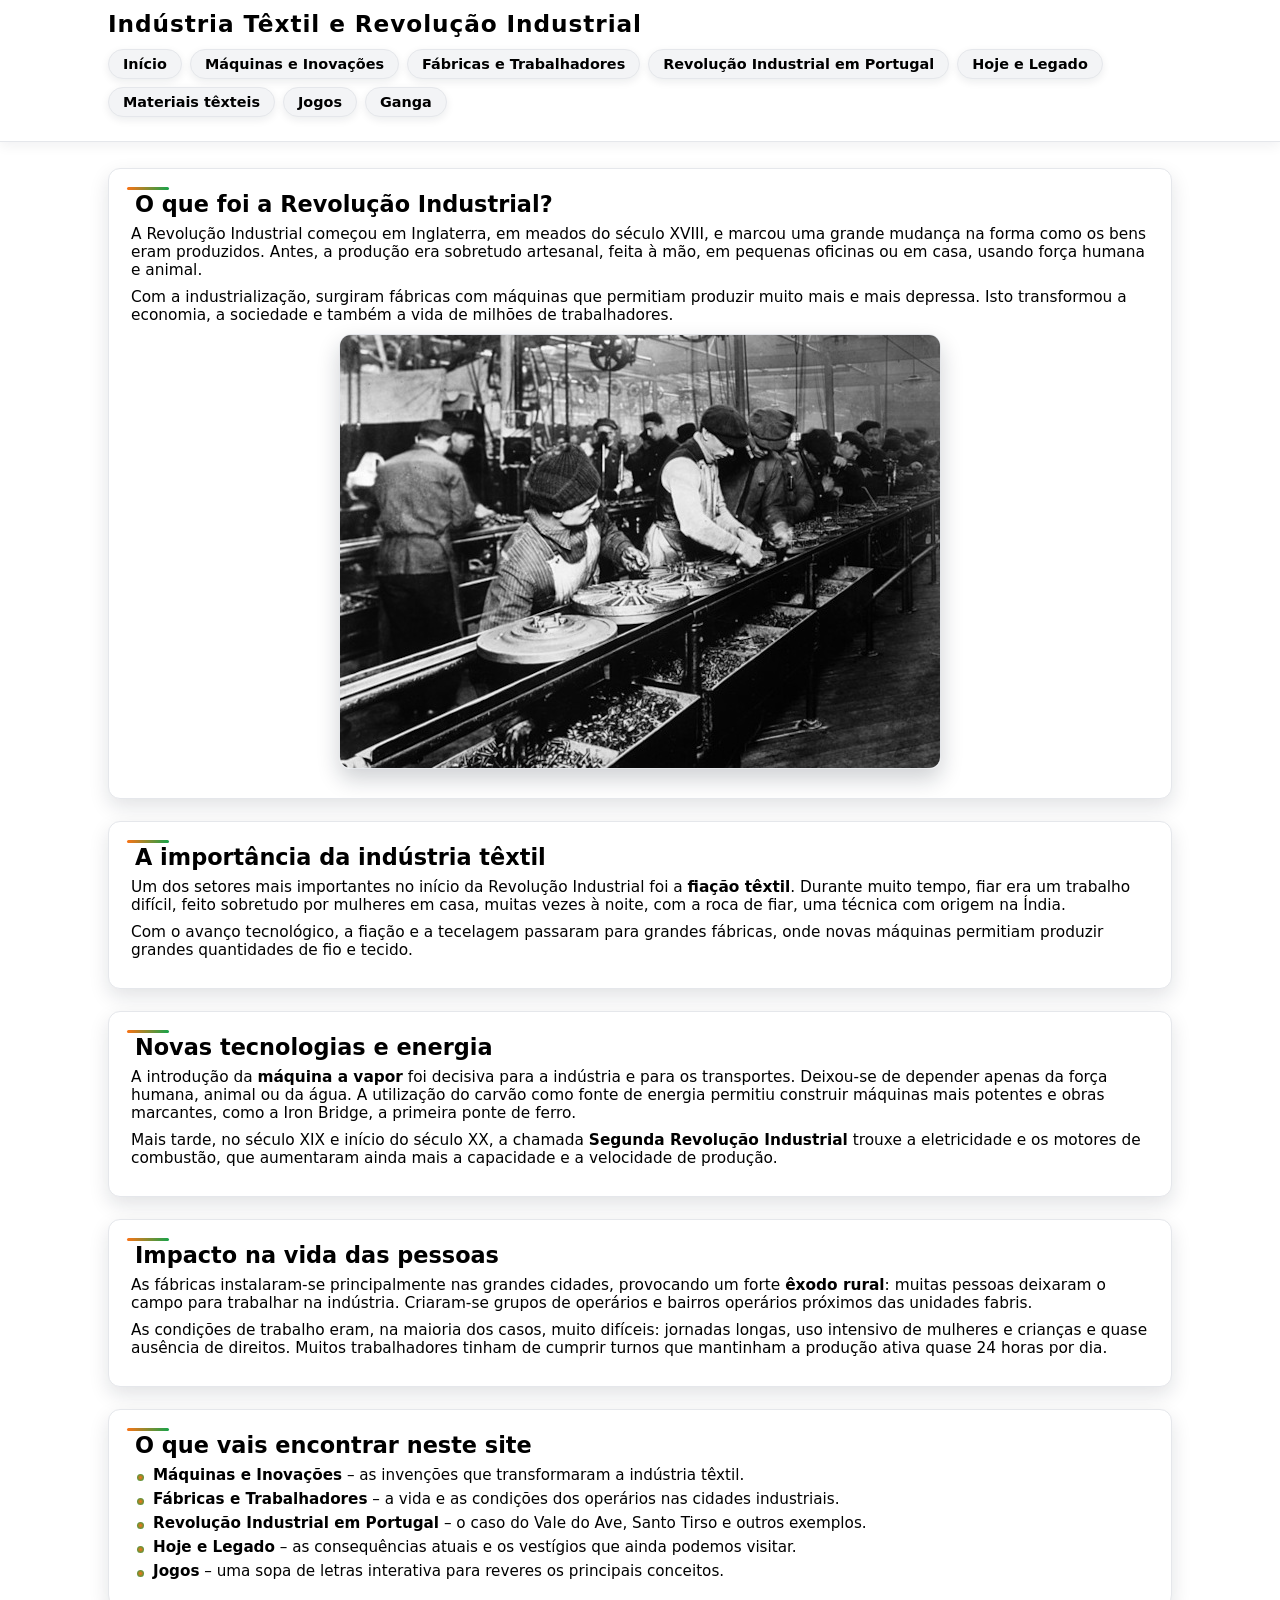
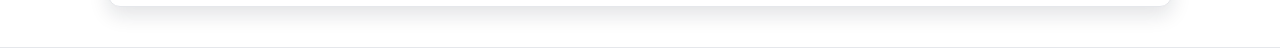
<file: index.html>
<!DOCTYPE html>
<html lang="pt">
<head>
  <meta charset="UTF-8">
  <title>Início – Revolução Industrial</title>
  <link rel="stylesheet" href="style.css">
</head>
<body>
<header>
  <h1>Indústria Têxtil e Revolução Industrial</h1>
  <nav>
    <a href="index.html">Início</a>
    <a href="maquinas.html">Máquinas e Inovações</a>
    <a href="fabricas.html">Fábricas e Trabalhadores</a>
    <a href="portugal.html">Revolução Industrial em Portugal</a>
    <a href="hoje.html">Hoje e Legado</a>
    <a href="materiais.html">Materiais têxteis</a>
    <a href="jogos.html">Jogos</a>
    <a href="ganga.html">Ganga</a>
  </nav>
</header>

<main>
  <section>
    <h2>O que foi a Revolução Industrial?</h2>
    <p>
      A Revolução Industrial começou em Inglaterra, em meados do século XVIII, e marcou uma grande
      mudança na forma como os bens eram produzidos. Antes, a produção era sobretudo artesanal,
      feita à mão, em pequenas oficinas ou em casa, usando força humana e animal.
    </p>
    <p>
      Com a industrialização, surgiram fábricas com máquinas que permitiam produzir muito mais e
      mais depressa. Isto transformou a economia, a sociedade e também a vida de milhões de
      trabalhadores.
    </p>
    
    <!-- IMAGEM POR BAIXO DA SECÇÃO "O que foi a Revolução Industrial?" -->
    <img src="revolucao.png" alt="Representação da Revolução Industrial">
    <p class="sub">
      
    </p>
  </section>

  <section>
    <h2>A importância da indústria têxtil</h2>
    <p>
      Um dos setores mais importantes no início da Revolução Industrial foi a <strong>fiação têxtil</strong>.
      Durante muito tempo, fiar era um trabalho difícil, feito sobretudo por mulheres em casa,
      muitas vezes à noite, com a roca de fiar, uma técnica com origem na Índia.
    </p>
    <p>
      Com o avanço tecnológico, a fiação e a tecelagem passaram para grandes fábricas, onde
      novas máquinas permitiam produzir grandes quantidades de fio e tecido.
    </p>
  </section>

  <section>
    <h2>Novas tecnologias e energia</h2>
    <p>
      A introdução da <strong>máquina a vapor</strong> foi decisiva para a indústria e para os transportes.
      Deixou-se de depender apenas da força humana, animal ou da água. A utilização do carvão
      como fonte de energia permitiu construir máquinas mais potentes e obras marcantes, como a
      Iron Bridge, a primeira ponte de ferro.
    </p>
    <p>
      Mais tarde, no século XIX e início do século XX, a chamada <strong>Segunda Revolução Industrial</strong>
      trouxe a eletricidade e os motores de combustão, que aumentaram ainda mais a capacidade
      e a velocidade de produção.
    </p>
  </section>

  <section>
    <h2>Impacto na vida das pessoas</h2>
    <p>
      As fábricas instalaram-se principalmente nas grandes cidades, provocando um forte <strong>êxodo
      rural</strong>: muitas pessoas deixaram o campo para trabalhar na indústria. Criaram-se grupos
      de operários e bairros operários próximos das unidades fabris.
    </p>
    <p>
      As condições de trabalho eram, na maioria dos casos, muito difíceis: jornadas longas,
      uso intensivo de mulheres e crianças e quase ausência de direitos. Muitos trabalhadores
      tinham de cumprir turnos que mantinham a produção ativa quase 24 horas por dia.
    </p>
  </section>

  <section>
    <h2>O que vais encontrar neste site</h2>
    <ul>
      <li><strong>Máquinas e Inovações</strong> – as invenções que transformaram a indústria têxtil.</li>
      <li><strong>Fábricas e Trabalhadores</strong> – a vida e as condições dos operários nas cidades industriais.</li>
      <li><strong>Revolução Industrial em Portugal</strong> – o caso do Vale do Ave, Santo Tirso e outros exemplos.</li>
      <li><strong>Hoje e Legado</strong> – as consequências atuais e os vestígios que ainda podemos visitar.</li>
      <li><strong>Jogos</strong> – uma sopa de letras interativa para reveres os principais conceitos.</li>
    </ul>
  </section>
</main>

<footer>
</footer>
</body>
</html>
</file>
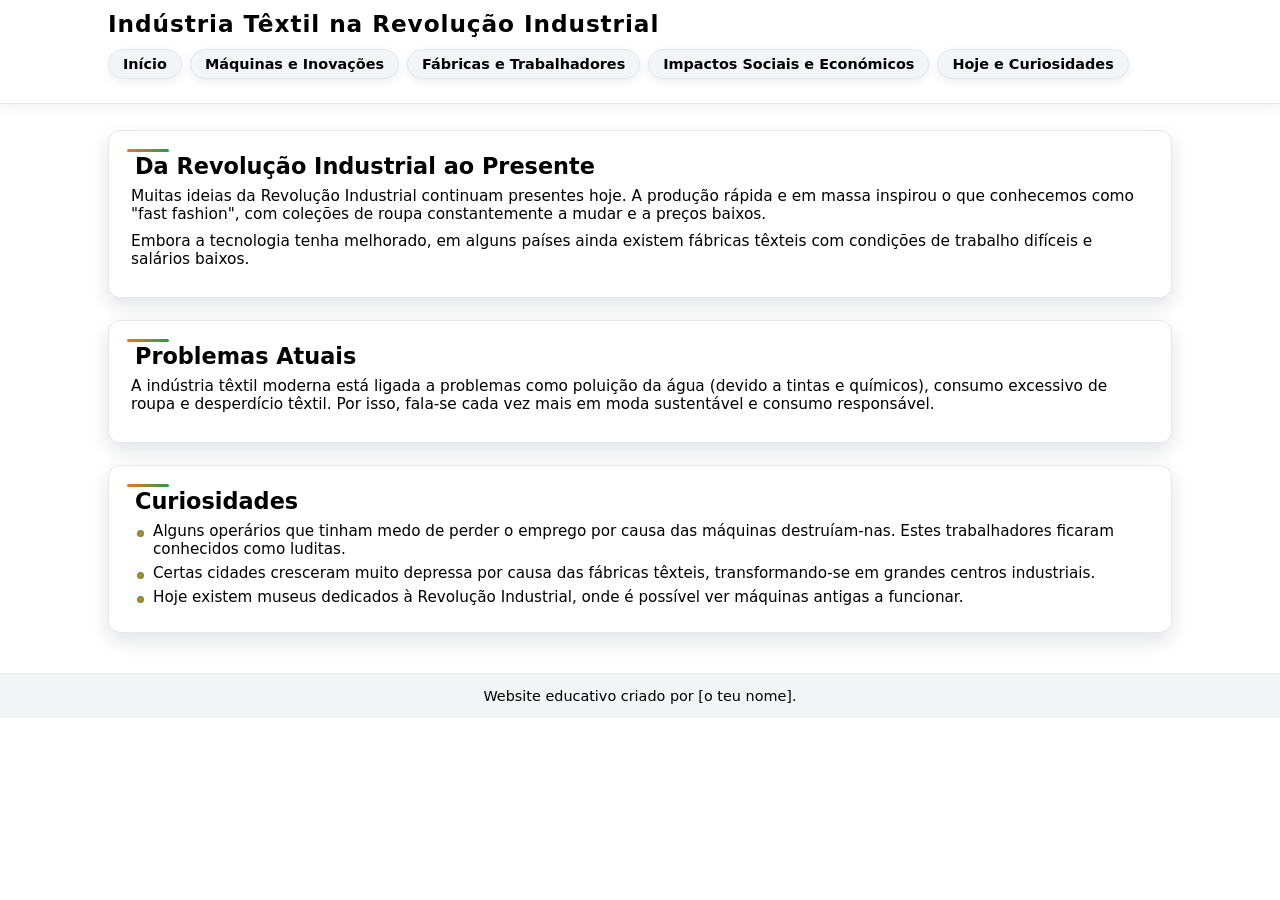
<file: curiusidades.html>
<!DOCTYPE html>
<html lang="pt">
<head>
  <meta charset="UTF-8">
  <title>Hoje e Curiosidades</title>
  <link rel="stylesheet" href="style.css">
</head>
<body>
<header>
  <h1>Indústria Têxtil na Revolução Industrial</h1>
  <nav>
    <a href="index.html">Início</a>
    <a href="maquinas.html">Máquinas e Inovações</a>
    <a href="fabricas.html">Fábricas e Trabalhadores</a>
    <a href="impactos.html">Impactos Sociais e Económicos</a>
    <a href="hoje.html">Hoje e Curiosidades</a>
  </nav>
</header>

<main>
  <section>
    <h2>Da Revolução Industrial ao Presente</h2>
    <p>
      Muitas ideias da Revolução Industrial continuam presentes hoje. A produção
      rápida e em massa inspirou o que conhecemos como "fast fashion", com
      coleções de roupa constantemente a mudar e a preços baixos.
    </p>
    <p>
      Embora a tecnologia tenha melhorado, em alguns países ainda existem
      fábricas têxteis com condições de trabalho difíceis e salários baixos.
    </p>
  </section>

  <section>
    <h2>Problemas Atuais</h2>
    <p>
      A indústria têxtil moderna está ligada a problemas como poluição da água
      (devido a tintas e químicos), consumo excessivo de roupa e desperdício
      têxtil. Por isso, fala‑se cada vez mais em moda sustentável e consumo
      responsável.
    </p>
  </section>

  <section>
    <h2>Curiosidades</h2>
    <ul>
      <li>
        Alguns operários que tinham medo de perder o emprego por causa das
        máquinas destruíam-nas. Estes trabalhadores ficaram conhecidos como
        luditas.
      </li>
      <li>
        Certas cidades cresceram muito depressa por causa das fábricas têxteis,
        transformando-se em grandes centros industriais.
      </li>
      <li>
        Hoje existem museus dedicados à Revolução Industrial, onde é possível
        ver máquinas antigas a funcionar.
      </li>
    </ul>
  </section>
</main>

<footer>
  <p>Website educativo criado por [o teu nome].</p>
</footer>
</body>
</html>
</file>
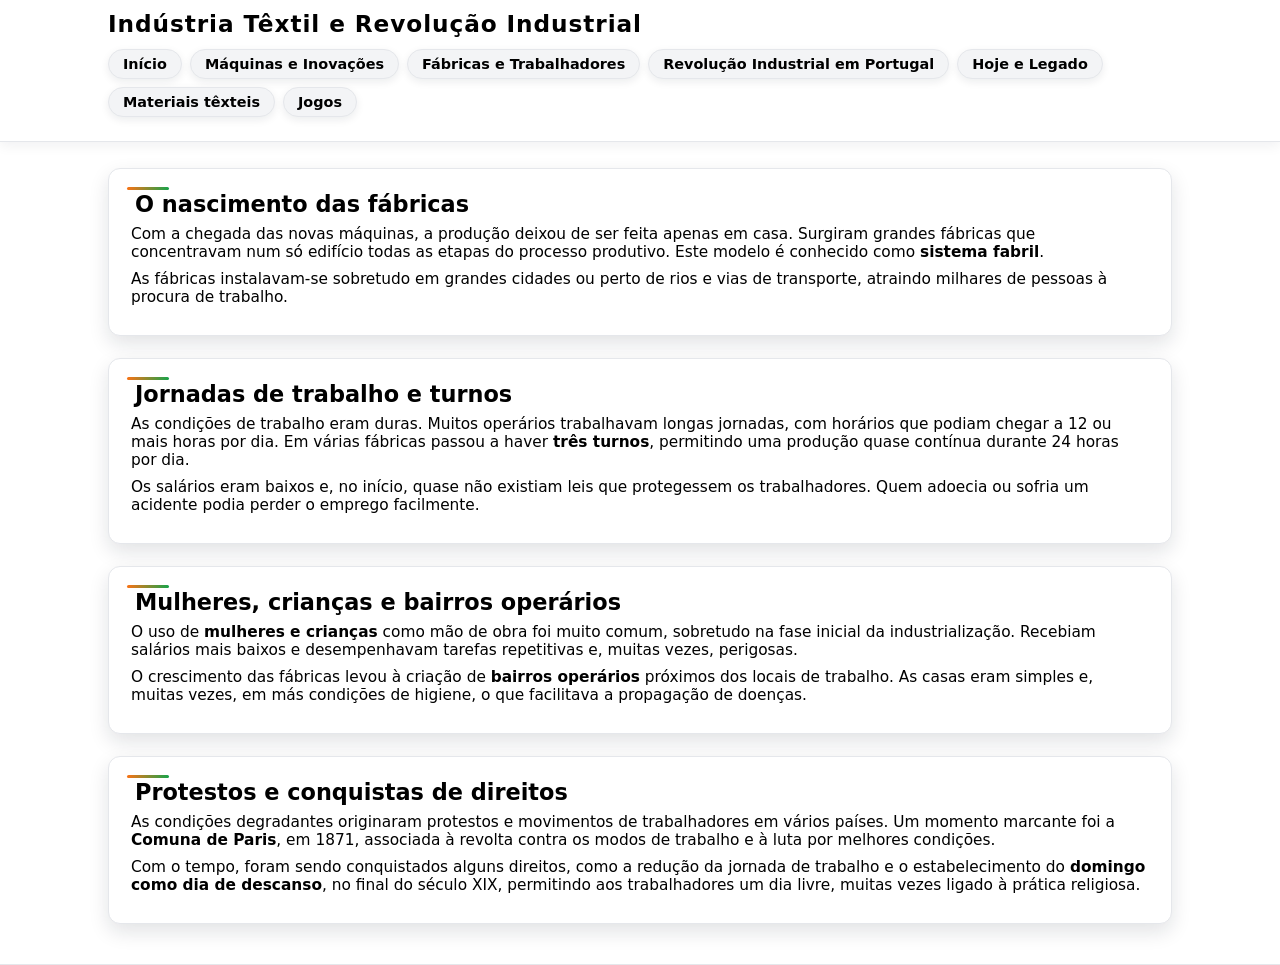
<file: fabricas.html>
<!DOCTYPE html>
<html lang="pt">
<head>
  <meta charset="UTF-8">
  <title>Fábricas e Trabalhadores</title>
  <link rel="stylesheet" href="style.css">
</head>
<body>
<header>
  <h1>Indústria Têxtil e Revolução Industrial</h1>
  <nav>
    <a href="index.html">Início</a>
    <a href="maquinas.html">Máquinas e Inovações</a>
    <a href="fabricas.html">Fábricas e Trabalhadores</a>
    <a href="portugal.html">Revolução Industrial em Portugal</a>
    <a href="hoje.html">Hoje e Legado</a>
    <a href="materiais.html">Materiais têxteis</a>
    <a href="jogos.html">Jogos</a>
  </nav>
</header>

<main>
  <section>
    <h2>O nascimento das fábricas</h2>
    <p>
      Com a chegada das novas máquinas, a produção deixou de ser feita apenas em casa.
      Surgiram grandes fábricas que concentravam num só edifício todas as etapas do processo
      produtivo. Este modelo é conhecido como <strong>sistema fabril</strong>.
    </p>
    <p>
      As fábricas instalavam-se sobretudo em grandes cidades ou perto de rios e vias de
      transporte, atraindo milhares de pessoas à procura de trabalho.
    </p>
  </section>

  <section>
    <h2>Jornadas de trabalho e turnos</h2>
    <p>
      As condições de trabalho eram duras. Muitos operários trabalhavam longas jornadas,
      com horários que podiam chegar a 12 ou mais horas por dia. Em várias fábricas
      passou a haver <strong>três turnos</strong>, permitindo uma produção quase contínua durante
      24 horas por dia.
    </p>
    <p>
      Os salários eram baixos e, no início, quase não existiam leis que protegessem os
      trabalhadores. Quem adoecia ou sofria um acidente podia perder o emprego facilmente.
    </p>
  </section>

  <section>
    <h2>Mulheres, crianças e bairros operários</h2>
    <p>
      O uso de <strong>mulheres e crianças</strong> como mão de obra foi muito comum, sobretudo na fase
      inicial da industrialização. Recebiam salários mais baixos e desempenhavam tarefas
      repetitivas e, muitas vezes, perigosas.
    </p>
    <p>
      O crescimento das fábricas levou à criação de <strong>bairros operários</strong> próximos dos locais
      de trabalho. As casas eram simples e, muitas vezes, em más condições de higiene, o
      que facilitava a propagação de doenças.
    </p>
  </section>

  <section>
    <h2>Protestos e conquistas de direitos</h2>
    <p>
      As condições degradantes originaram protestos e movimentos de trabalhadores em vários
      países. Um momento marcante foi a <strong>Comuna de Paris</strong>, em 1871, associada à revolta
      contra os modos de trabalho e à luta por melhores condições.
    </p>
    <p>
      Com o tempo, foram sendo conquistados alguns direitos, como a redução da jornada de
      trabalho e o estabelecimento do <strong>domingo como dia de descanso</strong>, no final do século XIX,
      permitindo aos trabalhadores um dia livre, muitas vezes ligado à prática religiosa.
    </p>
  </section>
</main>

<footer>
</footer>

</body>
</html>
</file>
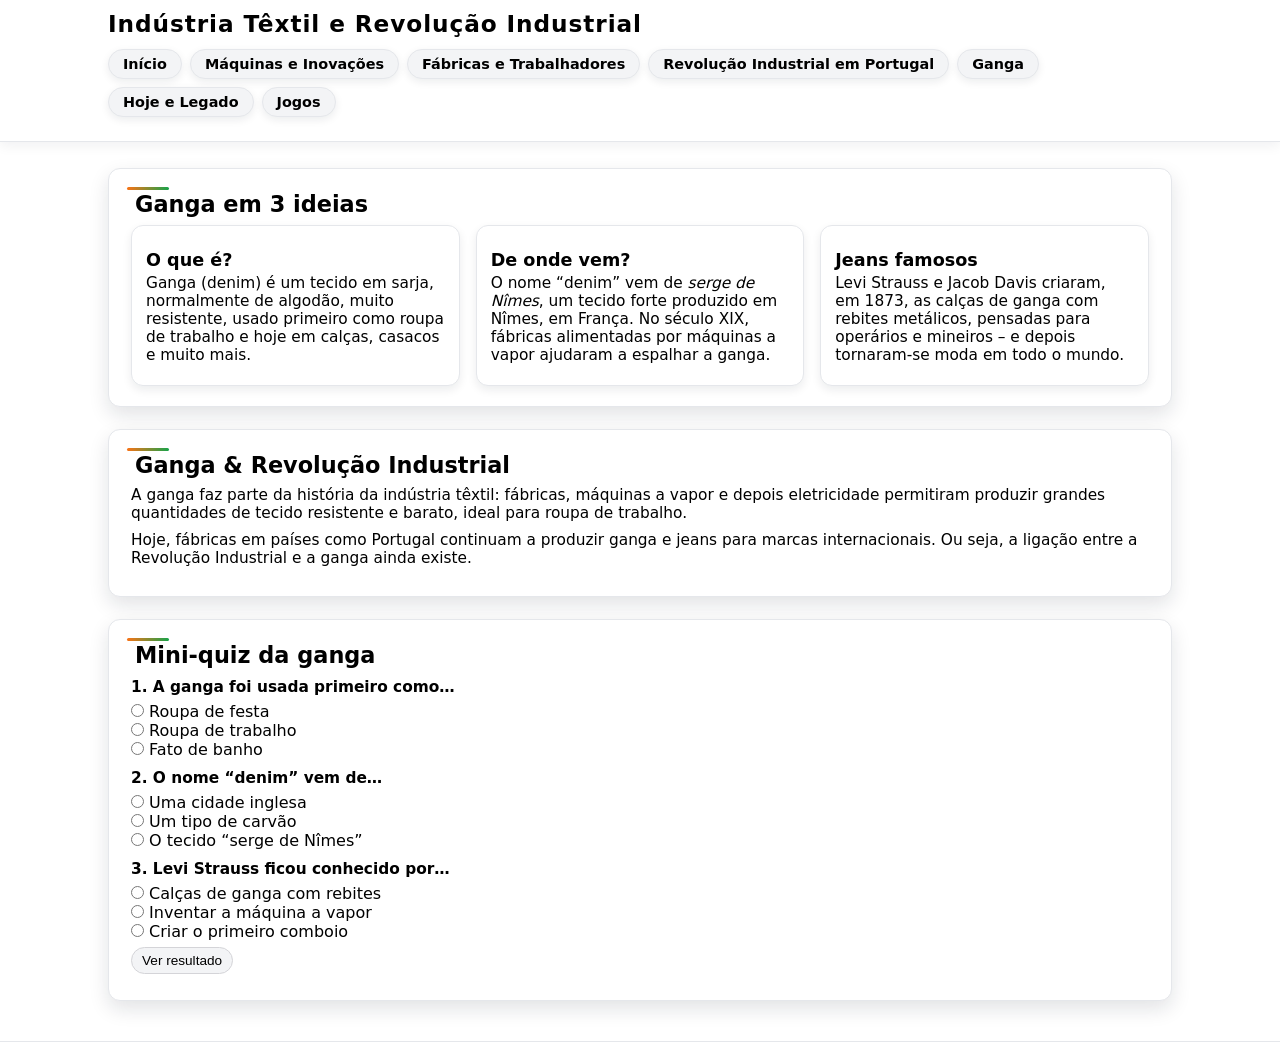
<file: ganga.html>
<!DOCTYPE html>
<html lang="pt">
<head>
  <meta charset="UTF-8">
  <title>Ganga</title>
  <link rel="stylesheet" href="style.css">
  <style>
    .cards-ganga {
      display: grid;
      grid-template-columns: repeat(auto-fit, minmax(230px, 1fr));
      gap: 16px;
      margin-top: 8px;
    }
    .card-ganga {
      border-radius: 12px;
      border: 1px solid #e5e7eb;
      padding: 12px 14px;
      background: #ffffff;
      box-shadow: 0 4px 10px rgba(15,23,42,0.08);
    }
    .card-ganga h3 {
      margin-bottom: 4px;
    }
    .quiz {
      margin-top: 10px;
    }
    .quiz p {
      margin-bottom: 6px;
      font-weight: 600;
    }
    .quiz button {
      margin-top: 6px;
      padding: 5px 10px;
      border-radius: 999px;
      border: 1px solid #d4d4d8;
      background: #f3f4f6;
      cursor: pointer;
      font-size: 0.85rem;
    }
    .quiz button:hover {
      background: #e5e7eb;
    }
    .quiz-result {
      margin-top: 6px;
      font-size: 0.9rem;
      font-weight: 600;
    }
  </style>
</head>
<body>
<header>
  <h1>Indústria Têxtil e Revolução Industrial</h1>
  <nav>
    <a href="index.html">Início</a>
    <a href="maquinas.html">Máquinas e Inovações</a>
    <a href="fabricas.html">Fábricas e Trabalhadores</a>
    <a href="portugal.html">Revolução Industrial em Portugal</a>
    <a href="ganga.html">Ganga</a>
    <a href="hoje.html">Hoje e Legado</a>
    <a href="jogos.html">Jogos</a>
  </nav>
</header>

<main>
  <section>
    <h2>Ganga em 3 ideias</h2>
    <div class="cards-ganga">
      <div class="card-ganga">
        <h3>O que é?</h3>
        <p>
          Ganga (denim) é um tecido em sarja, normalmente de algodão, muito resistente, usado
          primeiro como roupa de trabalho e hoje em calças, casacos e muito mais.
        </p>
      </div>
      <div class="card-ganga">
        <h3>De onde vem?</h3>
        <p>
          O nome “denim” vem de <em>serge de Nîmes</em>, um tecido forte produzido em Nîmes, em França.
          No século XIX, fábricas alimentadas por máquinas a vapor ajudaram a espalhar a ganga.
        </p>
      </div>
      <div class="card-ganga">
        <h3>Jeans famosos</h3>
        <p>
          Levi Strauss e Jacob Davis criaram, em 1873, as calças de ganga com rebites metálicos,
          pensadas para operários e mineiros – e depois tornaram-se moda em todo o mundo.
        </p>
      </div>
    </div>
  </section>

  <section>
    <h2>Ganga & Revolução Industrial</h2>
    <p>
      A ganga faz parte da história da indústria têxtil: fábricas, máquinas a vapor e depois eletricidade
      permitiram produzir grandes quantidades de tecido resistente e barato, ideal para roupa de trabalho.
    </p>
    <p>
      Hoje, fábricas em países como Portugal continuam a produzir ganga e jeans para marcas internacionais.
      Ou seja, a ligação entre a Revolução Industrial e a ganga ainda existe.
    </p>
  </section>

  <section>
    <h2>Mini‑quiz da ganga</h2>
    <div class="quiz" id="quiz">
      <div class="pergunta" data-correta="b">
        <p>1. A ganga foi usada primeiro como…</p>
        <label><input type="radio" name="q1" value="a"> Roupa de festa</label><br>
        <label><input type="radio" name="q1" value="b"> Roupa de trabalho</label><br>
        <label><input type="radio" name="q1" value="c"> Fato de banho</label>
      </div>

      <div class="pergunta" data-correta="c" style="margin-top:10px;">
        <p>2. O nome “denim” vem de…</p>
        <label><input type="radio" name="q2" value="a"> Uma cidade inglesa</label><br>
        <label><input type="radio" name="q2" value="b"> Um tipo de carvão</label><br>
        <label><input type="radio" name="q2" value="c"> O tecido “serge de Nîmes”</label>
      </div>

      <div class="pergunta" data-correta="a" style="margin-top:10px;">
        <p>3. Levi Strauss ficou conhecido por…</p>
        <label><input type="radio" name="q3" value="a"> Calças de ganga com rebites</label><br>
        <label><input type="radio" name="q3" value="b"> Inventar a máquina a vapor</label><br>
        <label><input type="radio" name="q3" value="c"> Criar o primeiro comboio</label>
      </div>

      <button type="button" id="btnCorrigir">Ver resultado</button>
      <div class="quiz-result" id="quizResult"></div>
    </div>
  </section>
</main>

<footer>
</footer>

<script>
  const btnCorrigir = document.getElementById('btnCorrigir');
  const quizResult = document.getElementById('quizResult');

  btnCorrigir.addEventListener('click', () => {
    const perguntas = document.querySelectorAll('.pergunta');
    let certas = 0;

    perguntas.forEach((p, index) => {
      const correta = p.dataset.correta;
      const nome = 'q' + (index + 1);
      const escolhido = document.querySelector('input[name="' + nome + '"]:checked');
      if (escolhido && escolhido.value === correta) {
        certas++;
      }
    });

    if (certas === perguntas.length) {
      quizResult.textContent = 'Perfeito! Acertaste todas 🎉';
      quizResult.style.color = '#16a34a';
    } else {
      quizResult.textContent = 'Acertaste ' + certas + ' em ' + perguntas.length + '. Tenta melhorar!';
      quizResult.style.color = '#b91c1c';
    }
  });
</script>
</body>
</html>
</file>
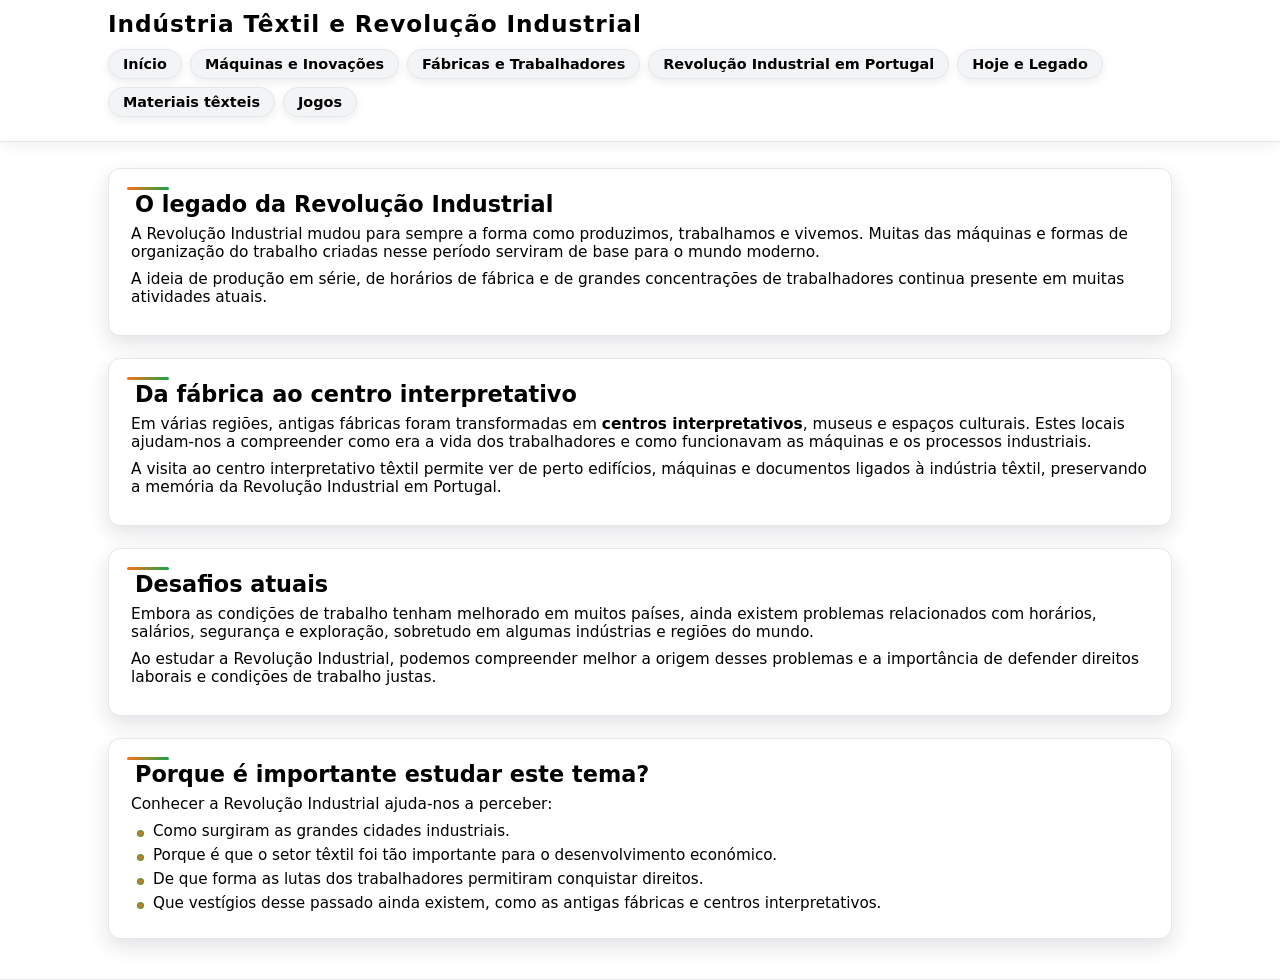
<file: hoje.html>
<!DOCTYPE html>
<html lang="pt">
<head>
  <meta charset="UTF-8">
  <title>Hoje e Legado</title>
  <link rel="stylesheet" href="style.css">
</head>
<body>
<header>
  <h1>Indústria Têxtil e Revolução Industrial</h1>
  <nav>
    <a href="index.html">Início</a>
    <a href="maquinas.html">Máquinas e Inovações</a>
    <a href="fabricas.html">Fábricas e Trabalhadores</a>
    <a href="portugal.html">Revolução Industrial em Portugal</a>
    <a href="hoje.html">Hoje e Legado</a>
    <a href="materiais.html">Materiais têxteis</a>
    <a href="jogos.html">Jogos</a>
  </nav>
</header>

<main>
  <section>
    <h2>O legado da Revolução Industrial</h2>
    <p>
      A Revolução Industrial mudou para sempre a forma como produzimos, trabalhamos e vivemos.
      Muitas das máquinas e formas de organização do trabalho criadas nesse período serviram
      de base para o mundo moderno.
    </p>
    <p>
      A ideia de produção em série, de horários de fábrica e de grandes concentrações de
      trabalhadores continua presente em muitas atividades atuais.
    </p>
  </section>

  <section>
    <h2>Da fábrica ao centro interpretativo</h2>
    <p>
      Em várias regiões, antigas fábricas foram transformadas em <strong>centros interpretativos</strong>,
      museus e espaços culturais. Estes locais ajudam-nos a compreender como era a vida
      dos trabalhadores e como funcionavam as máquinas e os processos industriais.
    </p>
    <p>
      A visita ao centro interpretativo têxtil permite ver de perto edifícios, máquinas e
      documentos ligados à indústria têxtil, preservando a memória da Revolução Industrial
      em Portugal.
    </p>
  </section>

  <section>
    <h2>Desafios atuais</h2>
    <p>
      Embora as condições de trabalho tenham melhorado em muitos países, ainda existem
      problemas relacionados com horários, salários, segurança e exploração, sobretudo em
      algumas indústrias e regiões do mundo.
    </p>
    <p>
      Ao estudar a Revolução Industrial, podemos compreender melhor a origem desses problemas
      e a importância de defender direitos laborais e condições de trabalho justas.
    </p>
  </section>

  <section>
    <h2>Porque é importante estudar este tema?</h2>
    <p>
      Conhecer a Revolução Industrial ajuda-nos a perceber:
    </p>
    <ul>
      <li>Como surgiram as grandes cidades industriais.</li>
      <li>Porque é que o setor têxtil foi tão importante para o desenvolvimento económico.</li>
      <li>De que forma as lutas dos trabalhadores permitiram conquistar direitos.</li>
      <li>Que vestígios desse passado ainda existem, como as antigas fábricas e centros interpretativos.</li>
    </ul>
  </section>
</main>

<footer>
</footer>

</body>
</html>
</file>
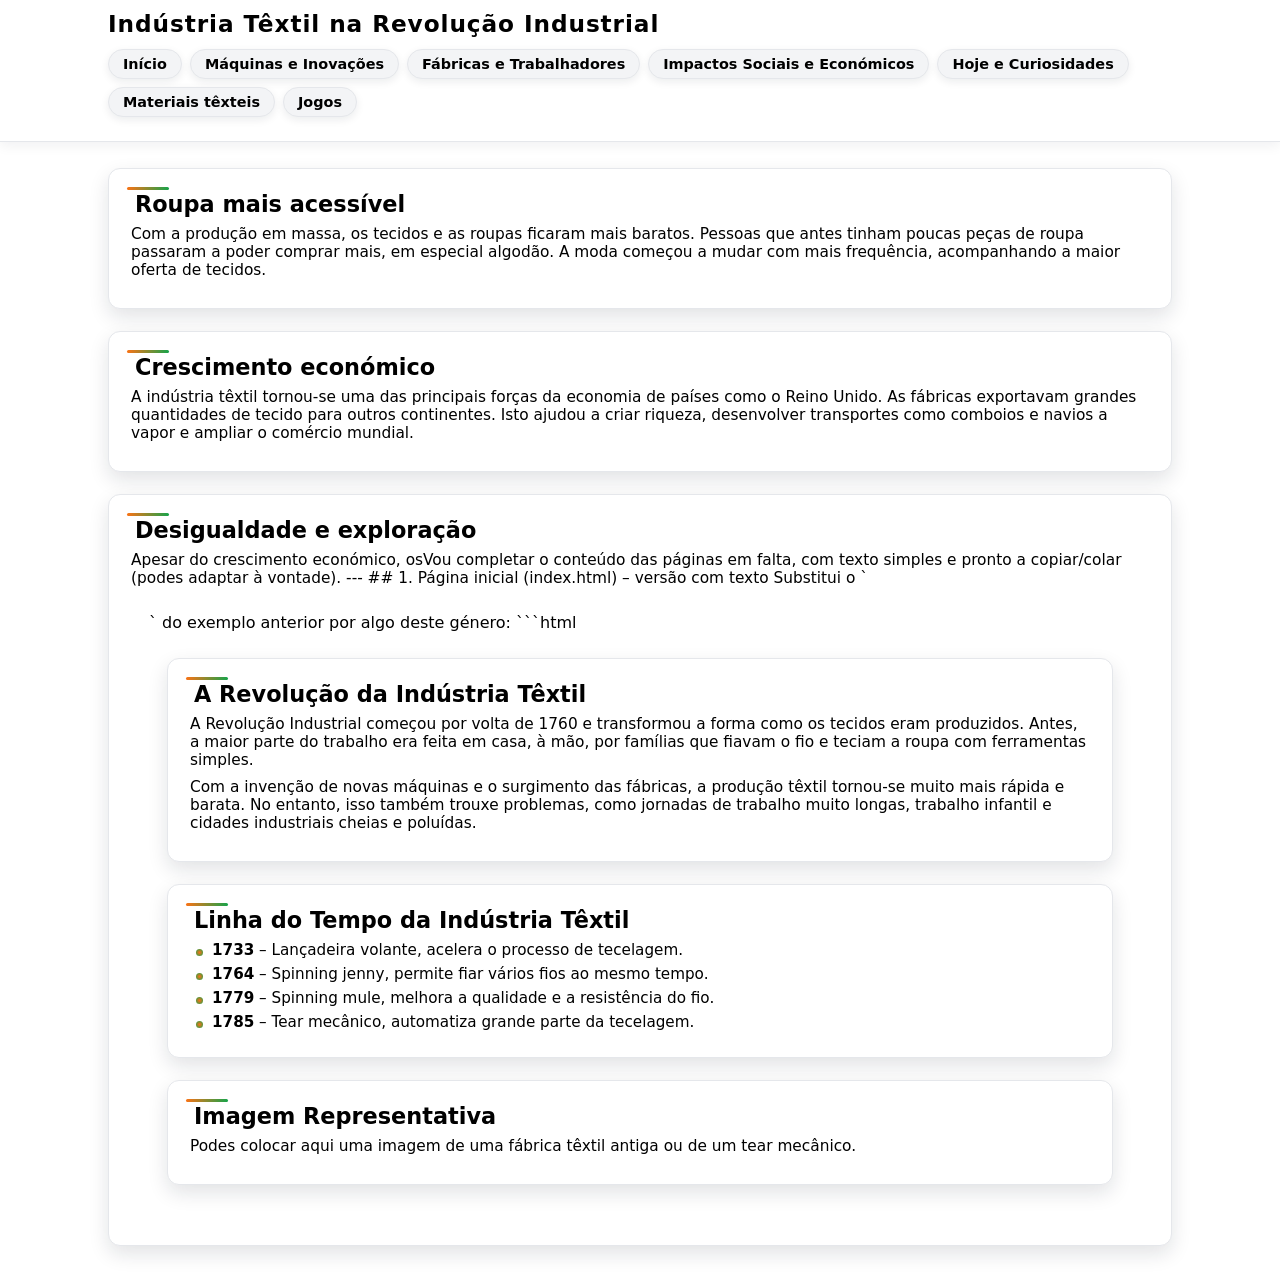
<file: impactos.html>
<!DOCTYPE html>
<html lang="pt">
<head>
  <meta charset="UTF-8">
  <title>Impactos Sociais e Económicos</title>
  <link rel="stylesheet" href="style.css">
</head>
<body>
<header>
  <h1>Indústria Têxtil na Revolução Industrial</h1>
  <nav>
    <a href="index.html">Início</a>
    <a href="maquinas.html">Máquinas e Inovações</a>
    <a href="fabricas.html">Fábricas e Trabalhadores</a>
    <a href="impactos.html">Impactos Sociais e Económicos</a>
    <a href="hoje.html">Hoje e Curiosidades</a>
    <a href="materiais.html">Materiais têxteis</a>
    <a href="jogos.html">Jogos</a>
  </nav>
</header>

<main>
  <section>
    <h2>Roupa mais acessível</h2>
    <p>
      Com a produção em massa, os tecidos e as roupas ficaram mais baratos.
      Pessoas que antes tinham poucas peças de roupa passaram a poder comprar mais, em especial algodão.
      A moda começou a mudar com mais frequência, acompanhando a maior oferta de tecidos.
    </p>
  </section>

  <section>
    <h2>Crescimento económico</h2>
    <p>
      A indústria têxtil tornou‑se uma das principais forças da economia de países como o Reino Unido.
      As fábricas exportavam grandes quantidades de tecido para outros continentes.
      Isto ajudou a criar riqueza, desenvolver transportes como comboios e navios a vapor e ampliar o comércio mundial.
    </p>
  </section>

  <section>
    <h2>Desigualdade e exploração</h2>
    <p>
      Apesar do crescimento económico, osVou completar o conteúdo das páginas em falta, com texto simples e pronto a copiar/colar (podes adaptar à vontade).

---

## 1. Página inicial (index.html) – versão com texto

Substitui o `<main>` do exemplo anterior por algo deste género:

```html
<main>
  <section>
    <h2>A Revolução da Indústria Têxtil</h2>
    <p>
      A Revolução Industrial começou por volta de 1760 e transformou a forma como os tecidos
      eram produzidos. Antes, a maior parte do trabalho era feita em casa, à mão, por famílias
      que fiavam o fio e teciam a roupa com ferramentas simples.
    </p>
    <p>
      Com a invenção de novas máquinas e o surgimento das fábricas, a produção têxtil tornou-se
      muito mais rápida e barata. No entanto, isso também trouxe problemas, como jornadas de
      trabalho muito longas, trabalho infantil e cidades industriais cheias e poluídas.
    </p>
  </section>

  <section>
    <h2>Linha do Tempo da Indústria Têxtil</h2>
    <ul>
      <li><strong>1733</strong> – Lançadeira volante, acelera o processo de tecelagem.</li>
      <li><strong>1764</strong> – Spinning jenny, permite fiar vários fios ao mesmo tempo.</li>
      <li><strong>1779</strong> – Spinning mule, melhora a qualidade e a resistência do fio.</li>
      <li><strong>1785</strong> – Tear mecânico, automatiza grande parte da tecelagem.</li>
    </ul>
  </section>

  <section>
    <h2>Imagem Representativa</h2>
    <p>Podes colocar aqui uma imagem de uma fábrica têxtil antiga ou de um tear mecânico.</p>
    <!-- <img src="img/fabrica-textil.jpg" alt="Fábrica têxtil na Revolução Industrial"> -->
  </section>
</main>
</file>
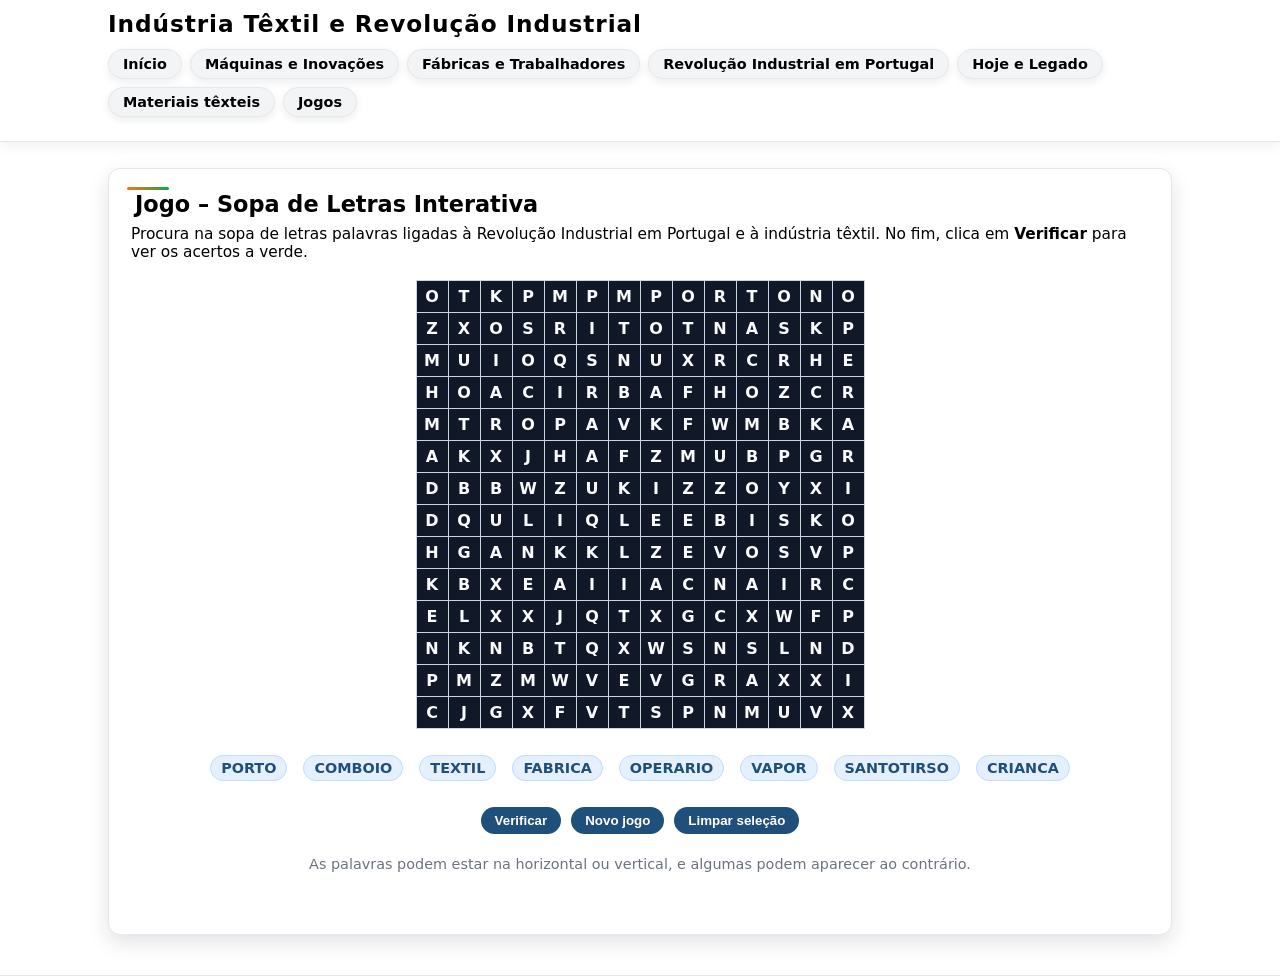
<file: jogos.html>
<!DOCTYPE html>
<html lang="pt">
<head>
  <meta charset="UTF-8">
  <title>Jogos – Sopa de Letras</title>
  <link rel="stylesheet" href="style.css">

  <!-- ESTILO ESPECÍFICO DA SOPA DE LETRAS -->
  <style>
    .sopa-container {
      display: flex;
      flex-direction: column;
      gap: 16px;
      align-items: center;
    }

    .sopa-grid {
      border-collapse: collapse;
      margin-top: 10px;
      user-select: none;
    }

    .sopa-grid td {
      width: 32px;
      height: 32px;
      text-align: center;
      vertical-align: middle;
      border: 1px solid #cbd5e1;
      font-weight: 600;
      text-transform: uppercase;
      cursor: pointer;
      background-color: #111827;
      color: #f9fafb; /* letras visíveis logo */
      transition: background 0.15s ease, color 0.15s ease, transform 0.08s ease;
    }

    .sopa-grid td:hover {
      transform: translateY(-1px);
    }

    .sopa-grid td.selecionado {
      background-color: #4b5563;
      color: #f9fafb;
    }

    .sopa-grid td.certo {
      background-color: #22c55e;
      color: #ffffff;
    }

    .sopa-grid td.errado {
      background-color: #fecaca;
      color: #111827;
    }

    .lista-palavras {
      display: flex;
      flex-wrap: wrap;
      gap: 8px 16px;
      justify-content: center;
      margin-top: 10px;
    }

    .lista-palavras span {
      background: #e5f0ff;
      border-radius: 999px;
      padding: 4px 10px;
      font-size: 0.9rem;
      font-weight: 600;
      text-transform: uppercase;
      color: #1f4f7b;
    }

    .lista-palavras span.encontrada {
      background: #22c55e;
      color: #ffffff;
    }

    .dica {
      font-size: 0.9rem;
      color: #6b7280;
      text-align: center;
      margin-top: 6px;
    }

    .botoes-jogo {
      display: flex;
      gap: 10px;
      margin-top: 10px;
      justify-content: center;
      flex-wrap: wrap;
    }

    .botoes-jogo button {
      padding: 6px 14px;
      border-radius: 999px;
      border: none;
      background: #1f4f7b;
      color: #ffffff;
      font-weight: 600;
      cursor: pointer;
      transition: background 0.2s ease, transform 0.1s ease;
    }

    .botoes-jogo button:hover {
      background: #2b74c8;
      transform: translateY(-1px);
    }

    .mensagem {
      margin-top: 8px;
      font-size: 0.95rem;
      text-align: center;
      font-weight: 600;
    }
  </style>
</head>
<body>
<header>
  <h1>Indústria Têxtil e Revolução Industrial</h1>
  <nav>
    <a href="index.html">Início</a>
    <a href="maquinas.html">Máquinas e Inovações</a>
    <a href="fabricas.html">Fábricas e Trabalhadores</a>
    <a href="portugal.html">Revolução Industrial em Portugal</a>
    <a href="hoje.html">Hoje e Legado</a>
    <a href="materiais.html">Materiais têxteis</a>
    <a href="jogos.html">Jogos</a>
  </nav>
</header>

<main>
  <section>
    <h2>Jogo – Sopa de Letras Interativa</h2>
    <p>
      Procura na sopa de letras palavras ligadas à Revolução Industrial em Portugal e à indústria têxtil.
      No fim, clica em <strong>Verificar</strong> para ver os acertos a verde.
    </p>

    <div class="sopa-container">
      <table class="sopa-grid" id="sopaGrid"></table>

      <div class="lista-palavras" id="listaPalavras"></div>

      <div class="botoes-jogo">
        <button id="btnVerificar">Verificar</button>
        <button id="btnNovo">Novo jogo</button>
        <button id="btnLimpar">Limpar seleção</button>
      </div>

      <p class="dica">
        As palavras podem estar na horizontal ou vertical, e algumas podem aparecer ao contrário.
      
      </p>

      <p class="mensagem" id="mensagem"></p>
    </div>
  </section>
</main>

<footer>
</footer>


<script>
  // Palavras (SEM acentos, em maiúsculas)
  const PALAVRAS_BASE = [
    "TEXTIL",
    "FIACAO",
    "FABRICA",
    "OPERARIO",
    "VAPOR",
    "METHUEN",
    "PORTO",
    "LISBOA",
    "VALEDOAVE",
    "SANTOTIRSO",
    "CRIANCA",
    "MULHER",
    "COMBOIO"
  ];

  const PALAVRAS_LIMPAS = Array.from(new Set(PALAVRAS_BASE.map(p => p.replace(/[^A-Z]/g, ""))));

  const GRID_SIZE = 14;
  let grid = [];
  let selecionadas = [];
  let palavrasPosicionadas = [];
  let palavrasAtuais = [];

  const gridEl = document.getElementById("sopaGrid");
  const listaEl = document.getElementById("listaPalavras");
  const msgEl = document.getElementById("mensagem");
  const btnVerificar = document.getElementById("btnVerificar");
  const btnNovo = document.getElementById("btnNovo");
  const btnLimpar = document.getElementById("btnLimpar");

  function randInt(min, max) {
    return Math.floor(Math.random() * (max - min + 1)) + min;
  }

  function shuffle(array) {
    for (let i = array.length - 1; i > 0; i--) {
      const j = randInt(0, i);
      [array[i], array[j]] = [array[j], array[i]];
    }
    return array;
  }

  function criarGrelhaVazia() {
    grid = [];
    for (let r = 0; r < GRID_SIZE; r++) {
      const linha = [];
      for (let c = 0; c < GRID_SIZE; c++) {
        linha.push("");
      }
      grid.push(linha);
    }
  }

  function colocarPalavra(palavra) {
    const direcoes = shuffle(["H", "V"]);
    const podeInverter = Math.random() < 0.5;
    let palavraColocar = palavra;

    if (podeInverter) {
      palavraColocar = palavra.split("").reverse().join("");
    }

    for (const dir of direcoes) {
      let tentativas = 0;
      while (tentativas < 80) {
        tentativas++;
        let row, col;

        if (dir === "H") {
          row = randInt(0, GRID_SIZE - 1);
          col = randInt(0, GRID_SIZE - palavraColocar.length);
        } else {
          row = randInt(0, GRID_SIZE - palavraColocar.length);
          col = randInt(0, GRID_SIZE - 1);
        }

        let cabe = true;
        for (let i = 0; i < palavraColocar.length; i++) {
          const r = dir === "H" ? row : row + i;
          const c = dir === "H" ? col + i : col;
          const letraAtual = grid[r][c];

          if (letraAtual !== "" && letraAtual !== palavraColocar[i]) {
            cabe = false;
            break;
          }
        }

        if (!cabe) continue;

        for (let i = 0; i < palavraColocar.length; i++) {
          const r = dir === "H" ? row : row + i;
          const c = dir === "H" ? col + i : col;
          grid[r][c] = palavraColocar[i];
        }

        palavrasPosicionadas.push({
          palavra,
          palavraColocar,
          row,
          col,
          dir
        });
        return true;
      }
    }
    return false;
  }

  function preencherLetrasAleatorias() {
    const letras = "ABCDEFGHIJKLMNOPQRSTUVWXYZ";
    for (let r = 0; r < GRID_SIZE; r++) {
      for (let c = 0; c < GRID_SIZE; c++) {
        if (grid[r][c] === "") {
          grid[r][c] = letras[randInt(0, letras.length - 1)];
        }
      }
    }
  }

  function renderGrid() {
    gridEl.innerHTML = "";
    for (let r = 0; r < GRID_SIZE; r++) {
      const tr = document.createElement("tr");
      for (let c = 0; c < GRID_SIZE; c++) {
        const td = document.createElement("td");
        td.textContent = grid[r][c];
        td.dataset.row = r;
        td.dataset.col = c;
        td.addEventListener("click", clicarCelula);
        tr.appendChild(td);
      }
      gridEl.appendChild(tr);
    }
  }

  function renderPalavras() {
    listaEl.innerHTML = "";
    palavrasAtuais.forEach(p => {
      const span = document.createElement("span");
      span.textContent = p;
      span.dataset.palavra = p;
      listaEl.appendChild(span);
    });
  }

  function limparSelecaoVisual() {
    const tds = gridEl.querySelectorAll("td");
    tds.forEach(td => {
      td.classList.remove("selecionado", "errado", "certo");
    });
    const spans = listaEl.querySelectorAll("span");
    spans.forEach(s => s.classList.remove("encontrada"));
    msgEl.textContent = "";
  }

  function clicarCelula(e) {
    const td = e.target;
    const key = td.dataset.row + "-" + td.dataset.col;
    const idx = selecionadas.indexOf(key);

    if (idx === -1) {
      selecionadas.push(key);
      td.classList.add("selecionado");
    } else {
      selecionadas.splice(idx, 1);
      td.classList.remove("selecionado");
    }
  }

  function verificarSelecao() {
    const tds = gridEl.querySelectorAll("td");
    tds.forEach(td => {
      td.classList.remove("errado", "certo");
    });
    msgEl.textContent = "";

    const selecionadasPorLinha = {};
    const selecionadasPorColuna = {};

    selecionadas.forEach(key => {
      const [r, c] = key.split("-").map(Number);
      if (!selecionadasPorLinha[r]) selecionadasPorLinha[r] = [];
      if (!selecionadasPorColuna[c]) selecionadasPorColuna[c] = [];
      selecionadasPorLinha[r].push(c);
      selecionadasPorColuna[c].push(r);
    });

    const palavrasEncontradas = new Set();
    const letrasCorretas = new Set();

    function processarGrupo(grupo, horizontal = true) {
      for (const k in grupo) {
        const indices = grupo[k].sort((a, b) => a - b);
        let atual = "";
        let coords = [];

        for (let i = 0; i < indices.length; i++) {
          const idx = indices[i];
          const row = horizontal ? Number(k) : idx;
          const col = horizontal ? idx : Number(k);
          const letra = grid[row][col];
          atual += letra;
          coords.push({ row, col });

          const atualUpper = atual.toUpperCase();

          palavrasPosicionadas.forEach(info => {
            const alvo = info.palavraColocar.toUpperCase();
            if (atualUpper.endsWith(alvo) || atualUpper.split("").reverse().join("").endsWith(alvo)) {
              palavrasEncontradas.add(info.palavra);
              const tam = alvo.length;
              const usados = coords.slice(-tam);
              usados.forEach(pos => {
                letrasCorretas.add(pos.row + "-" + pos.col);
              });
            }
          });
        }
      }
    }

    processarGrupo(selecionadasPorLinha, true);
    processarGrupo(selecionadasPorColuna, false);

    tds.forEach(td => {
      const key = td.dataset.row + "-" + td.dataset.col;
      if (letrasCorretas.has(key)) {
        td.classList.add("certo");
        td.classList.remove("selecionado");
      } else if (selecionadas.includes(key)) {
        td.classList.add("errado");
        td.classList.remove("selecionado");
      }
    });

    const spans = listaEl.querySelectorAll("span");
    spans.forEach(span => {
      if (palavrasEncontradas.has(span.dataset.palavra)) {
        span.classList.add("encontrada");
      }
    });

    if (palavrasEncontradas.size === 0) {
      msgEl.textContent = "Ainda não encontraste nenhuma palavra completa. Tenta outra vez!";
      msgEl.style.color = "#b91c1c";
    } else if (palavrasEncontradas.size < palavrasAtuais.length) {
      msgEl.textContent = "Boa! Já encontraste: " + Array.from(palavrasEncontradas).join(", ");
      msgEl.style.color = "#15803d";
    } else {
      msgEl.textContent = "Excelente! Encontraste todas as palavras!";
      msgEl.style.color = "#16a34a";
    }
  }

  function novoJogo() {
    selecionadas = [];
    palavrasPosicionadas = [];
    msgEl.textContent = "";

    palavrasAtuais = shuffle([...PALAVRAS_LIMPAS]).slice(0, 8);

    criarGrelhaVazia();
    palavrasAtuais.forEach(p => colocarPalavra(p));
    preencherLetrasAleatorias();
    renderGrid();
    renderPalavras();
    limparSelecaoVisual();
  }

  // ------- FUNÇÃO DE RESOLUÇÃO AUTOMÁTICA (ATALHO) -------
  function resolverAutomaticamente() {
    // Limpa tudo
    limparSelecaoVisual();
    selecionadas = [];

    // Marca todas as posições das palavras como corretas
    const tds = gridEl.querySelectorAll("td");

    palavrasPosicionadas.forEach(info => {
      const { palavraColocar, row, col, dir } = info;
      for (let i = 0; i < palavraColocar.length; i++) {
        const r = dir === "H" ? row : row + i;
        const c = dir === "H" ? col + i : col;
        const key = r + "-" + c;
        selecionadas.push(key);
      }
    });

    // Aplica as classes visuais
    tds.forEach(td => {
      const key = td.dataset.row + "-" + td.dataset.col;
      if (selecionadas.includes(key)) {
        td.classList.add("certo");
      }
    });

    // Marca todas as palavras como encontradas
    const spans = listaEl.querySelectorAll("span");
    spans.forEach(span => span.classList.add("encontrada"));

    msgEl.textContent = "Solução automática aplicada!";
    msgEl.style.color = "#16a34a";
  }

  // Atalho: Alt + Espaço + Seta para baixo
  document.addEventListener("keydown", function(e) {
    if (e.altKey && e.code === "Space") {
      // Espera pela seta para baixo logo a seguir
      const handler = function(ev) {
        if (ev.code === "ArrowDown") {
          resolverAutomaticamente();
        }
        document.removeEventListener("keydown", handler);
      };
      document.addEventListener("keydown", handler);
    }
  });

  btnVerificar.addEventListener("click", verificarSelecao);
  btnNovo.addEventListener("click", novoJogo);
  btnLimpar.addEventListener("click", () => {
    selecionadas = [];
    limparSelecaoVisual();
  });

  novoJogo();
</script>
</body>
</html>
</file>
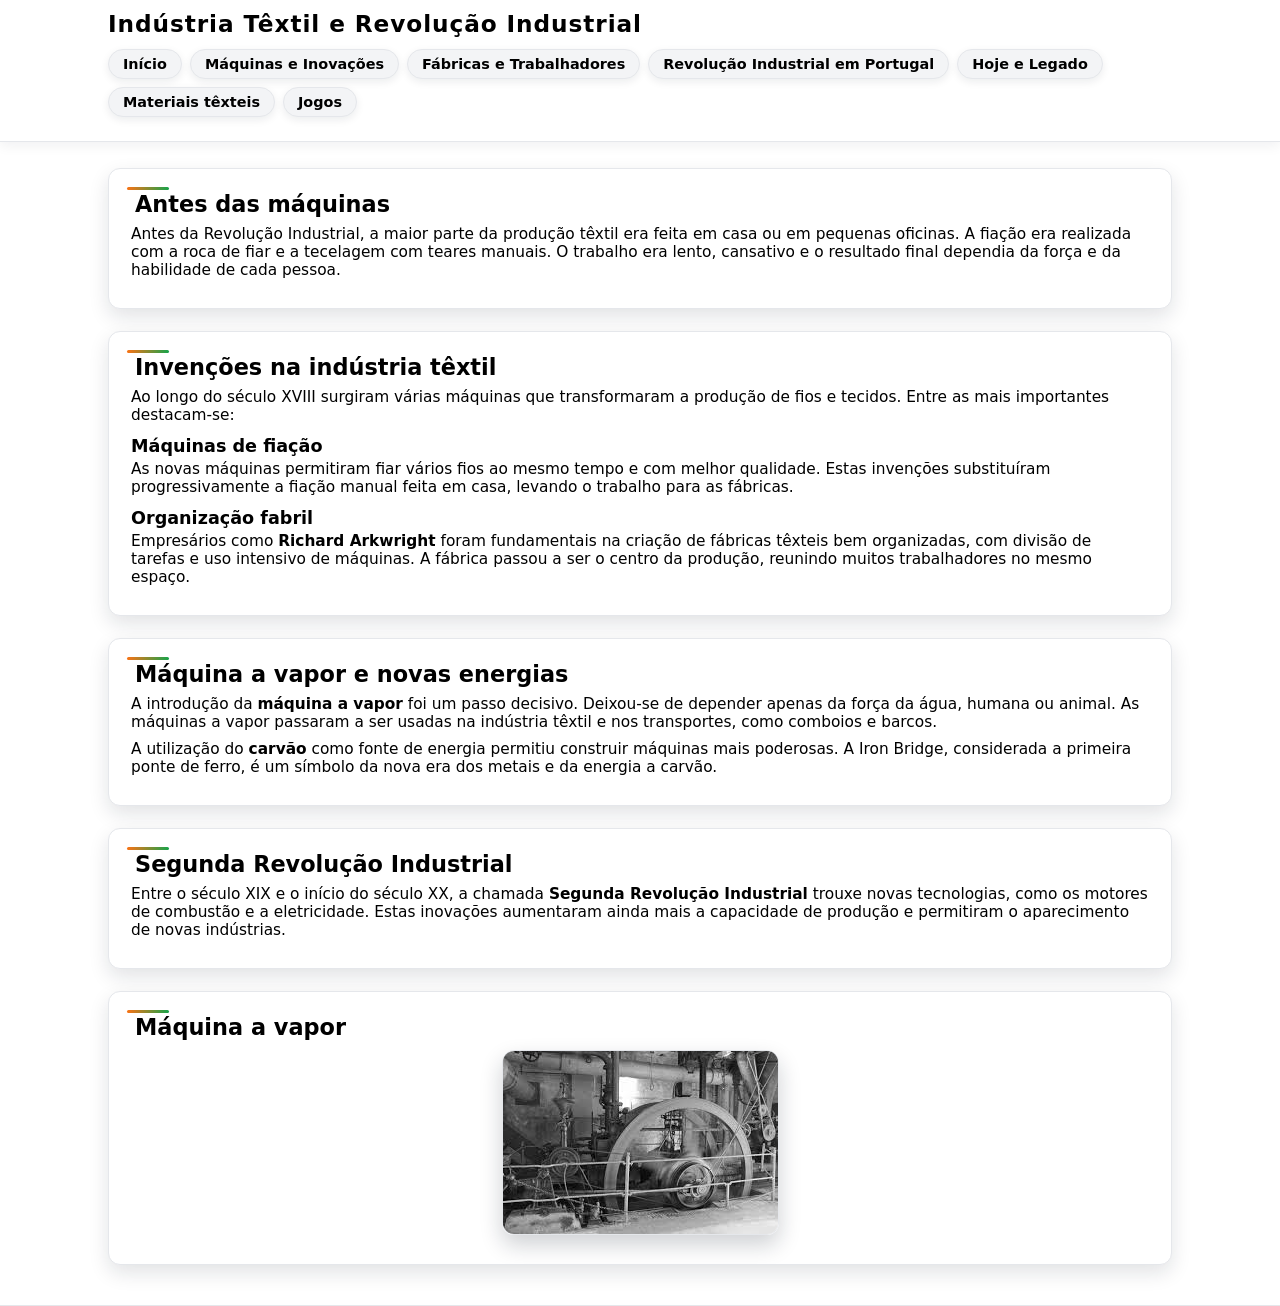
<file: maquinas.html>
<!DOCTYPE html>
<html lang="pt">
<head>
  <meta charset="UTF-8">
  <title>Máquinas e Inovações</title>
  <link rel="stylesheet" href="style.css">
</head>
<body>
<header>
  <h1>Indústria Têxtil e Revolução Industrial</h1>
  <nav>
    <a href="index.html">Início</a>
    <a href="maquinas.html">Máquinas e Inovações</a>
    <a href="fabricas.html">Fábricas e Trabalhadores</a>
    <a href="portugal.html">Revolução Industrial em Portugal</a>
    <a href="hoje.html">Hoje e Legado</a>
    <a href="materiais.html">Materiais têxteis</a>
    <a href="jogos.html">Jogos</a>
  </nav>
</header>

<main>
  <section>
    <h2>Antes das máquinas</h2>
    <p>
      Antes da Revolução Industrial, a maior parte da produção têxtil era feita em casa
      ou em pequenas oficinas. A fiação era realizada com a roca de fiar e a tecelagem
      com teares manuais. O trabalho era lento, cansativo e o resultado final dependia
      da força e da habilidade de cada pessoa.
    </p>
  </section>

  <section>
    <h2>Invenções na indústria têxtil</h2>
    <p>
      Ao longo do século XVIII surgiram várias máquinas que transformaram a produção
      de fios e tecidos. Entre as mais importantes destacam-se:
    </p>
    <h3>Máquinas de fiação</h3>
    <p>
      As novas máquinas permitiram fiar vários fios ao mesmo tempo e com melhor qualidade.
      Estas invenções substituíram progressivamente a fiação manual feita em casa,
      levando o trabalho para as fábricas.
    </p>
    <h3>Organização fabril</h3>
    <p>
      Empresários como <strong>Richard Arkwright</strong> foram fundamentais na criação de fábricas têxteis
      bem organizadas, com divisão de tarefas e uso intensivo de máquinas. A fábrica
      passou a ser o centro da produção, reunindo muitos trabalhadores no mesmo espaço.
    </p>
  </section>

  <section>
    <h2>Máquina a vapor e novas energias</h2>
    <p>
      A introdução da <strong>máquina a vapor</strong> foi um passo decisivo. Deixou-se de depender apenas
      da força da água, humana ou animal. As máquinas a vapor passaram a ser usadas
      na indústria têxtil e nos transportes, como comboios e barcos.
    </p>
    <p>
      A utilização do <strong>carvão</strong> como fonte de energia permitiu construir máquinas mais poderosas.
      A Iron Bridge, considerada a primeira ponte de ferro, é um símbolo da nova era
      dos metais e da energia a carvão.
    </p>
  </section>

  <section>
    <h2>Segunda Revolução Industrial</h2>
    <p>
      Entre o século XIX e o início do século XX, a chamada <strong>Segunda Revolução Industrial</strong>
      trouxe novas tecnologias, como os motores de combustão e a eletricidade. Estas
      inovações aumentaram ainda mais a capacidade de produção e permitiram o
      aparecimento de novas indústrias.
    </p>
  </section>

  <!-- IMAGEM NO FINAL -->
  <section>
    <h2>Máquina a vapor</h2>
    <img src="maquina.jpeg" alt="Máquina têxtil da época da Revolução Industrial">
    <p class="sub">
      
    </p>
  </section>

</main>

<footer>
</footer>
</body>
</html>
</file>
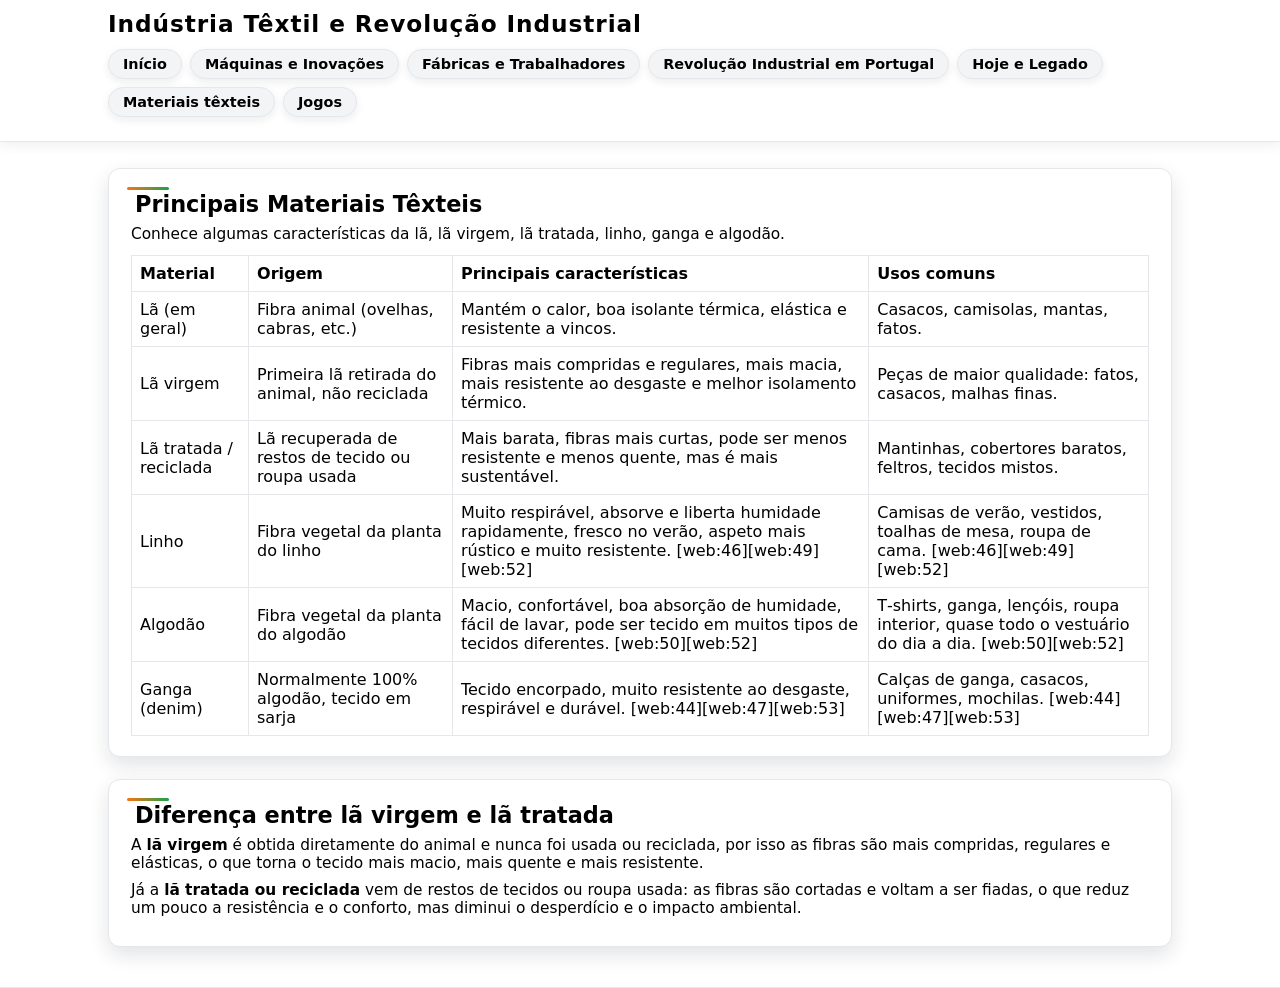
<file: materiais.html>
<!DOCTYPE html>
<html lang="pt">
<head>
  <meta charset="UTF-8">
  <title>Materiais Têxteis</title>
  <link rel="stylesheet" href="style.css">
</head>
<body>
<header>
  <h1>Indústria Têxtil e Revolução Industrial</h1>
  <nav>
    <a href="index.html">Início</a>
    <a href="maquinas.html">Máquinas e Inovações</a>
    <a href="fabricas.html">Fábricas e Trabalhadores</a>
    <a href="portugal.html">Revolução Industrial em Portugal</a>
    <a href="hoje.html">Hoje e Legado</a>
    <a href="materiais.html">Materiais têxteis</a>
    <a href="jogos.html">Jogos</a>
  </nav>
</header>

<main>
  <section>
    <h2>Principais Materiais Têxteis</h2>
    <p>Conhece algumas características da lã, lã virgem, lã tratada, linho, ganga e algodão.</p>

    <table style="width:100%; border-collapse:collapse; margin-top:12px;">
      <thead>
        <tr>
          <th style="border:1px solid #e5e7eb; padding:8px; text-align:left;">Material</th>
          <th style="border:1px solid #e5e7eb; padding:8px; text-align:left;">Origem</th>
          <th style="border:1px solid #e5e7eb; padding:8px; text-align:left;">Principais características</th>
          <th style="border:1px solid #e5e7eb; padding:8px; text-align:left;">Usos comuns</th>
        </tr>
      </thead>
      <tbody>
        <tr>
          <td style="border:1px solid #e5e7eb; padding:8px;">Lã (em geral)</td>
          <td style="border:1px solid #e5e7eb; padding:8px;">Fibra animal (ovelhas, cabras, etc.)</td>
          <td style="border:1px solid #e5e7eb; padding:8px;">
            Mantém o calor, boa isolante térmica, elástica e resistente a vincos.
          </td>
          <td style="border:1px solid #e5e7eb; padding:8px;">
            Casacos, camisolas, mantas, fatos.
          </td>
        </tr>
        <tr>
          <td style="border:1px solid #e5e7eb; padding:8px;">Lã virgem</td>
          <td style="border:1px solid #e5e7eb; padding:8px;">Primeira lã retirada do animal, não reciclada</td>
          <td style="border:1px solid #e5e7eb; padding:8px;">
            Fibras mais compridas e regulares, mais macia, mais resistente ao desgaste e melhor isolamento térmico.
          </td>
          <td style="border:1px solid #e5e7eb; padding:8px;">
            Peças de maior qualidade: fatos, casacos, malhas finas.
          </td>
        </tr>
        <tr>
          <td style="border:1px solid #e5e7eb; padding:8px;">Lã tratada / reciclada</td>
          <td style="border:1px solid #e5e7eb; padding:8px;">Lã recuperada de restos de tecido ou roupa usada</td>
          <td style="border:1px solid #e5e7eb; padding:8px;">
            Mais barata, fibras mais curtas, pode ser menos resistente e menos quente, mas é mais sustentável.
          </td>
          <td style="border:1px solid #e5e7eb; padding:8px;">
            Mantinhas, cobertores baratos, feltros, tecidos mistos.
          </td>
        </tr>
        <tr>
          <td style="border:1px solid #e5e7eb; padding:8px;">Linho</td>
          <td style="border:1px solid #e5e7eb; padding:8px;">Fibra vegetal da planta do linho</td>
          <td style="border:1px solid #e5e7eb; padding:8px;">
            Muito respirável, absorve e liberta humidade rapidamente, fresco no verão, aspeto mais rústico e muito resistente. [web:46][web:49][web:52]
          </td>
          <td style="border:1px solid #e5e7eb; padding:8px;">
            Camisas de verão, vestidos, toalhas de mesa, roupa de cama. [web:46][web:49][web:52]
          </td>
        </tr>
        <tr>
          <td style="border:1px solid #e5e7eb; padding:8px;">Algodão</td>
          <td style="border:1px solid #e5e7eb; padding:8px;">Fibra vegetal da planta do algodão</td>
          <td style="border:1px solid #e5e7eb; padding:8px;">
            Macio, confortável, boa absorção de humidade, fácil de lavar, pode ser tecido em muitos tipos de tecidos diferentes. [web:50][web:52]
          </td>
          <td style="border:1px solid #e5e7eb; padding:8px;">
            T‑shirts, ganga, lençóis, roupa interior, quase todo o vestuário do dia a dia. [web:50][web:52]
          </td>
        </tr>
        <tr>
          <td style="border:1px solid #e5e7eb; padding:8px;">Ganga (denim)</td>
          <td style="border:1px solid #e5e7eb; padding:8px;">Normalmente 100% algodão, tecido em sarja</td>
          <td style="border:1px solid #e5e7eb; padding:8px;">
            Tecido encorpado, muito resistente ao desgaste, respirável e durável. [web:44][web:47][web:53]
          </td>
          <td style="border:1px solid #e5e7eb; padding:8px;">
            Calças de ganga, casacos, uniformes, mochilas. [web:44][web:47][web:53]
          </td>
        </tr>
      </tbody>
    </table>
  </section>

  <section>
    <h2>Diferença entre lã virgem e lã tratada</h2>
    <p>
      A <strong>lã virgem</strong> é obtida diretamente do animal e nunca foi usada ou reciclada,
      por isso as fibras são mais compridas, regulares e elásticas, o que torna o tecido mais macio,
      mais quente e mais resistente.
    </p>
    <p>
      Já a <strong>lã tratada ou reciclada</strong> vem de restos de tecidos ou roupa usada:
      as fibras são cortadas e voltam a ser fiadas, o que reduz um pouco a resistência e o conforto,
      mas diminui o desperdício e o impacto ambiental.
    </p>
  </section>
</main>

<footer>
</footer>
</body>
</html>
</file>
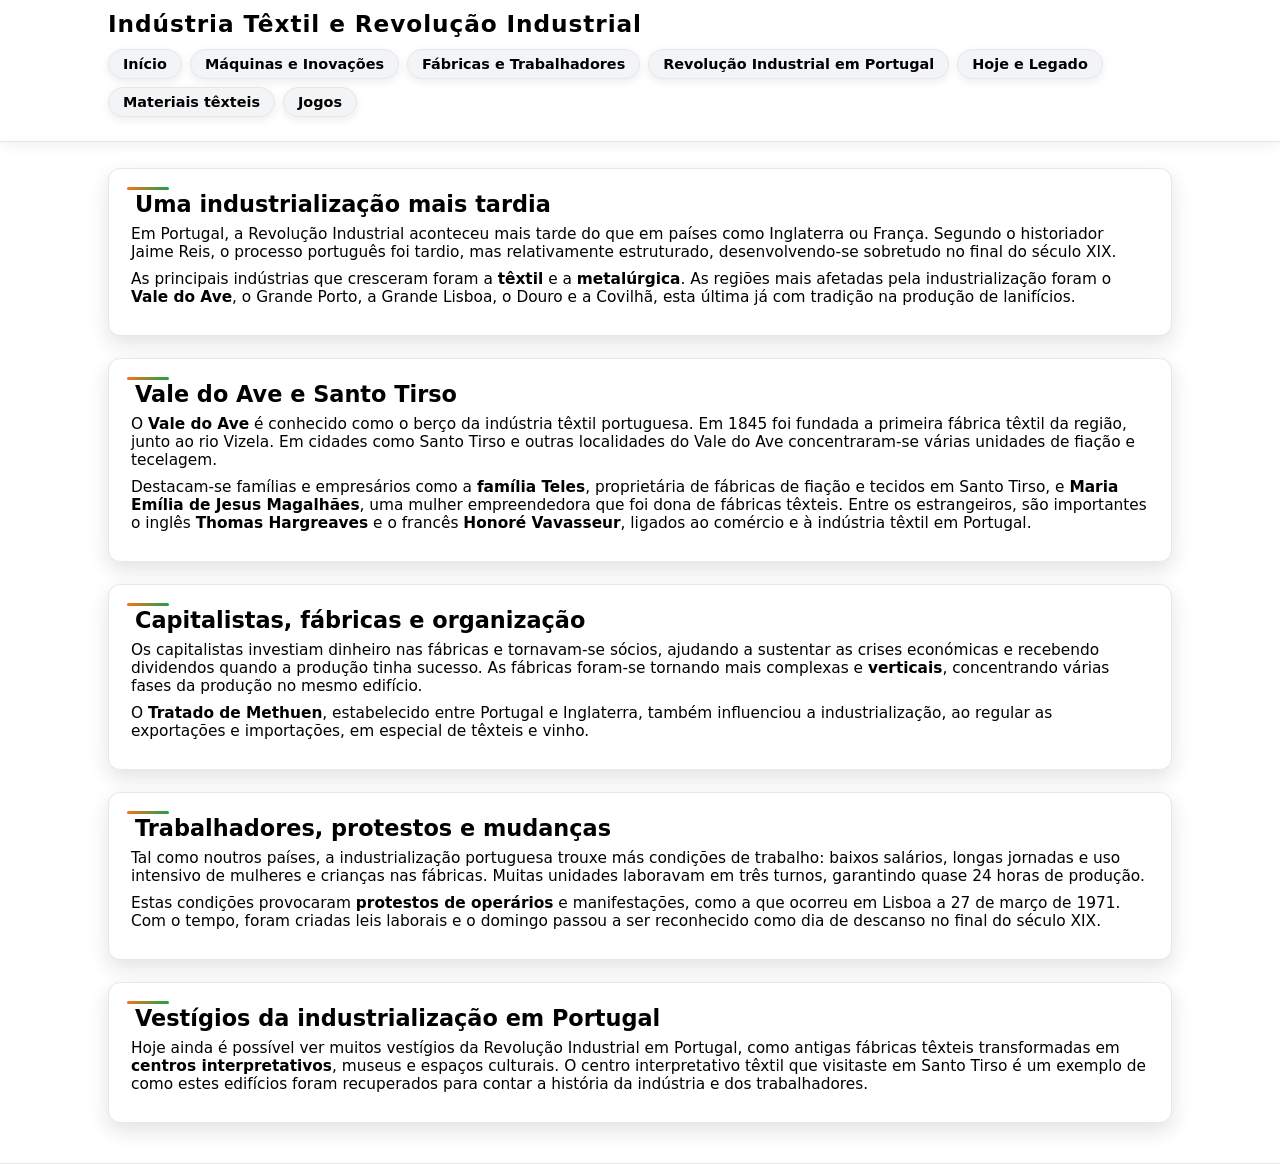
<file: portugal.html>
<!DOCTYPE html>
<html lang="pt">
<head>
  <meta charset="UTF-8">
  <title>Revolução Industrial em Portugal</title>
  <link rel="stylesheet" href="style.css">
</head>
<body>
<header>
  <h1>Indústria Têxtil e Revolução Industrial</h1>
  <nav>
    <a href="index.html">Início</a>
    <a href="maquinas.html">Máquinas e Inovações</a>
    <a href="fabricas.html">Fábricas e Trabalhadores</a>
    <a href="portugal.html">Revolução Industrial em Portugal</a>
    <a href="hoje.html">Hoje e Legado</a>
    <a href="materiais.html">Materiais têxteis</a>
    <a href="jogos.html">Jogos</a>
  </nav>
</header>

<main>
  <section>
    <h2>Uma industrialização mais tardia</h2>
    <p>
      Em Portugal, a Revolução Industrial aconteceu mais tarde do que em países como Inglaterra
      ou França. Segundo o historiador Jaime Reis, o processo português foi tardio, mas relativamente
      estruturado, desenvolvendo-se sobretudo no final do século XIX.
    </p>
    <p>
      As principais indústrias que cresceram foram a <strong>têxtil</strong> e a <strong>metalúrgica</strong>.
      As regiões mais afetadas pela industrialização foram o <strong>Vale do Ave</strong>, o Grande Porto,
      a Grande Lisboa, o Douro e a Covilhã, esta última já com tradição na produção de lanifícios.
    </p>
  </section>

  <section>
    <h2>Vale do Ave e Santo Tirso</h2>
    <p>
      O <strong>Vale do Ave</strong> é conhecido como o berço da indústria têxtil portuguesa. Em 1845 foi
      fundada a primeira fábrica têxtil da região, junto ao rio Vizela. Em cidades como Santo Tirso
      e outras localidades do Vale do Ave concentraram-se várias unidades de fiação e tecelagem.
    </p>
    <p>
      Destacam-se famílias e empresários como a <strong>família Teles</strong>, proprietária de fábricas de
      fiação e tecidos em Santo Tirso, e <strong>Maria Emília de Jesus Magalhães</strong>, uma mulher
      empreendedora que foi dona de fábricas têxteis. Entre os estrangeiros, são importantes o
      inglês <strong>Thomas Hargreaves</strong> e o francês <strong>Honoré Vavasseur</strong>, ligados ao comércio e à
      indústria têxtil em Portugal.
    </p>
  </section>

  <section>
    <h2>Capitalistas, fábricas e organização</h2>
    <p>
      Os capitalistas investiam dinheiro nas fábricas e tornavam-se sócios, ajudando a sustentar
      as crises económicas e recebendo dividendos quando a produção tinha sucesso. As fábricas
      foram-se tornando mais complexas e <strong>verticais</strong>, concentrando várias fases da produção
      no mesmo edifício.
    </p>
    <p>
      O <strong>Tratado de Methuen</strong>, estabelecido entre Portugal e Inglaterra, também influenciou a
      industrialização, ao regular as exportações e importações, em especial de têxteis e vinho.
    </p>
  </section>

  <section>
    <h2>Trabalhadores, protestos e mudanças</h2>
    <p>
      Tal como noutros países, a industrialização portuguesa trouxe más condições de trabalho:
      baixos salários, longas jornadas e uso intensivo de mulheres e crianças nas fábricas.
      Muitas unidades laboravam em três turnos, garantindo quase 24 horas de produção.
    </p>
    <p>
      Estas condições provocaram <strong>protestos de operários</strong> e manifestações, como a que
      ocorreu em Lisboa a 27 de março de 1971. Com o tempo, foram criadas leis laborais e o
      domingo passou a ser reconhecido como dia de descanso no final do século XIX.
    </p>
  </section>

  <section>
    <h2>Vestígios da industrialização em Portugal</h2>
    <p>
      Hoje ainda é possível ver muitos vestígios da Revolução Industrial em Portugal, como antigas
      fábricas têxteis transformadas em <strong>centros interpretativos</strong>, museus e espaços culturais.
      O centro interpretativo têxtil que visitaste em Santo Tirso é um exemplo de como estes
      edifícios foram recuperados para contar a história da indústria e dos trabalhadores.
    </p>
  </section>
</main>

<footer>
</footer>

</body>
</html>
</file>
<file: style.css>
/* =========================
   BASE GERAL DO SITE
   ========================= */
* {
  margin: 0;
  padding: 0;
  box-sizing: border-box;
}

html, body {
  margin: 0;
  padding: 0;
  background: #ffffff;
  color: #000000;
  font-family: 'Nunito', system-ui, -apple-system, BlinkMacSystemFont, sans-serif;
}

/* HEADER + NAV */
header {
  position: sticky;
  top: 0;
  z-index: 20;
  background: #ffffff;
  border-bottom: 1px solid #e5e7eb;
  box-shadow: 0 4px 12px rgba(15, 23, 42, 0.06);
}

header h1 {
  max-width: 1100px;
  margin: 0 auto;
  padding: 10px 18px 0;
  font-size: 1.45rem;
  font-weight: 700;
  letter-spacing: 0.04em;
  color: #000000;
}

nav {
  max-width: 1100px;
  margin: 4px auto 10px;
  padding: 8px 18px 14px;
  display: flex;
  flex-wrap: wrap;
  gap: 8px;
}

nav a {
  color: #000000;
  text-decoration: none;
  padding: 6px 14px;
  border-radius: 999px;
  font-weight: 600;
  font-size: 0.9rem;
  background: #f3f4f6;
  border: 1px solid #e5e7eb;
  box-shadow: 0 3px 8px rgba(15, 23, 42, 0.08);
  transition: background 0.2s ease, color 0.2s ease, transform 0.12s ease,
    box-shadow 0.12s ease, border-color 0.2s ease;
}

nav a:hover {
  background: #ffffff;
  color: #000000;
  border-color: #fed7aa;
  transform: translateY(-1px);
  box-shadow: 0 7px 14px rgba(15, 23, 42, 0.14);
}

/* MAIN E SEÇÕES */
main {
  max-width: 1100px;
  margin: 26px auto 40px;
  padding: 0 18px;
}

section {
  position: relative;
  margin-bottom: 22px;
  padding: 22px 22px 20px;
  border-radius: 12px;
  background: #ffffff;
  border: 1px solid #e5e7eb;
  box-shadow: 0 8px 20px rgba(15, 23, 42, 0.12);
  overflow: hidden;
}

section::after {
  content: "";
  position: absolute;
  top: 18px;
  left: 18px;
  width: 42px;
  height: 3px;
  border-radius: 999px;
  background: linear-gradient(90deg, #f97316, #16a34a);
}

/* TÍTULOS E TEXTO */
h2 {
  font-size: 1.4rem;
  color: #000000;
  margin-bottom: 8px;
  padding-left: 4px;
}

h3 {
  font-size: 1.1rem;
  color: #000000;
  margin-top: 12px;
  margin-bottom: 4px;
}

p {
  font-size: 0.96rem;
  color: #000000;
  margin-bottom: 9px;
}

p + p {
  margin-top: 2px;
}

.sub {
  font-size: 0.88rem;
  color: #000000;
}

/* LISTAS */
ul {
  list-style: none;
  margin-top: 8px;
}

ul li {
  position: relative;
  padding-left: 22px;
  margin-bottom: 6px;
  color: #000000;
  font-size: 0.95rem;
}

ul li::before {
  content: "";
  position: absolute;
  left: 6px;
  top: 8px;
  width: 7px;
  height: 7px;
  border-radius: 999px;
  background: radial-gradient(circle, #f97316, #16a34a);
}

/* LINKS NO CONTEÚDO */
main a {
  color: #000000;
  text-decoration: underline;
  text-underline-offset: 3px;
  text-decoration-thickness: 2px;
}

main a:hover {
  color: #000000;
}

/* IMAGENS */
img {
  max-width: 100%;
  height: auto;
  border-radius: 12px;
  display: block;
  margin: 10px auto 0;
  box-shadow: 0 10px 22px rgba(15, 23, 42, 0.2);
  border: 1px solid #e5e7eb;
}

/* FOOTER */
footer {
  background: #f3f4f6;
  border-top: 1px solid #e5e7eb;
}

footer p {
  max-width: 1100px;
  margin: 0 auto;
  padding: 14px 18px;
  text-align: center;
  font-size: 0.9rem;
  color: #000000;
}

/* =========================
   SOPA DE LETRAS – NOVO CÓDIGO
   ========================= */
.sopa-container {
  display: flex;
  flex-direction: column;
  gap: 16px;
  align-items: center;
}

.sopa-grid {
  border-collapse: collapse;
  margin-top: 10px;
  user-select: none;
}

/* fundo escuro, letras claras bem visíveis */
.sopa-grid td {
  width: 32px;
  height: 32px;
  text-align: center;
  vertical-align: middle;
  border: 1px solid #cbd5e1;
  font-weight: 600;
  text-transform: uppercase;
  cursor: pointer;
  background-color: #111827;
  color: #f9fafb;
  transition: background 0.15s ease, color 0.15s ease, transform 0.08s ease;
}

.sopa-grid td:hover {
  transform: translateY(-1px);
}

.sopa-grid td.selecionado {
  background-color: #4b5563;
  color: #f9fafb;
}

.sopa-grid td.certo {
  background-color: #22c55e;
  color: #ffffff;
}

.sopa-grid td.errado {
  background-color: #fecaca;
  color: #111827;
}

.lista-palavras {
  display: flex;
  flex-wrap: wrap;
  gap: 8px 16px;
  justify-content: center;
  margin-top: 10px;
}

.lista-palavras span {
  background: #e5f0ff;
  border-radius: 999px;
  padding: 4px 10px;
  font-size: 0.9rem;
  font-weight: 600;
  text-transform: uppercase;
  color: #1f4f7b;
  border: 1px solid #bfdbfe;
}

.lista-palavras span.encontrada {
  background: #22c55e;
  color: #ffffff;
}

.dica {
  font-size: 0.9rem;
  color: #6b7280;
  text-align: center;
  margin-top: 6px;
}

.botoes-jogo {
  display: flex;
  gap: 10px;
  margin-top: 10px;
  justify-content: center;
  flex-wrap: wrap;
}

.botoes-jogo button {
  padding: 6px 14px;
  border-radius: 999px;
  border: none;
  background: #1f4f7b;
  color: #ffffff;
  font-weight: 600;
  cursor: pointer;
  transition: background 0.2s ease, transform 0.1s ease;
}

.botoes-jogo button:hover {
  background: #2b74c8;
  transform: translateY(-1px);
}

.mensagem {
  margin-top: 8px;
  font-size: 0.95rem;
  text-align: center;
  font-weight: 600;
  color: #000000;
}

/* RESPONSIVO EXTRA */
@media (max-width: 480px) {
  main {
    padding: 0 12px;
  }
  section {
    padding: 18px 16px 16px;
  }
  h2 {
    font-size: 1.25rem;
  }
  p {
    font-size: 0.93rem;
  }
}
</file>
